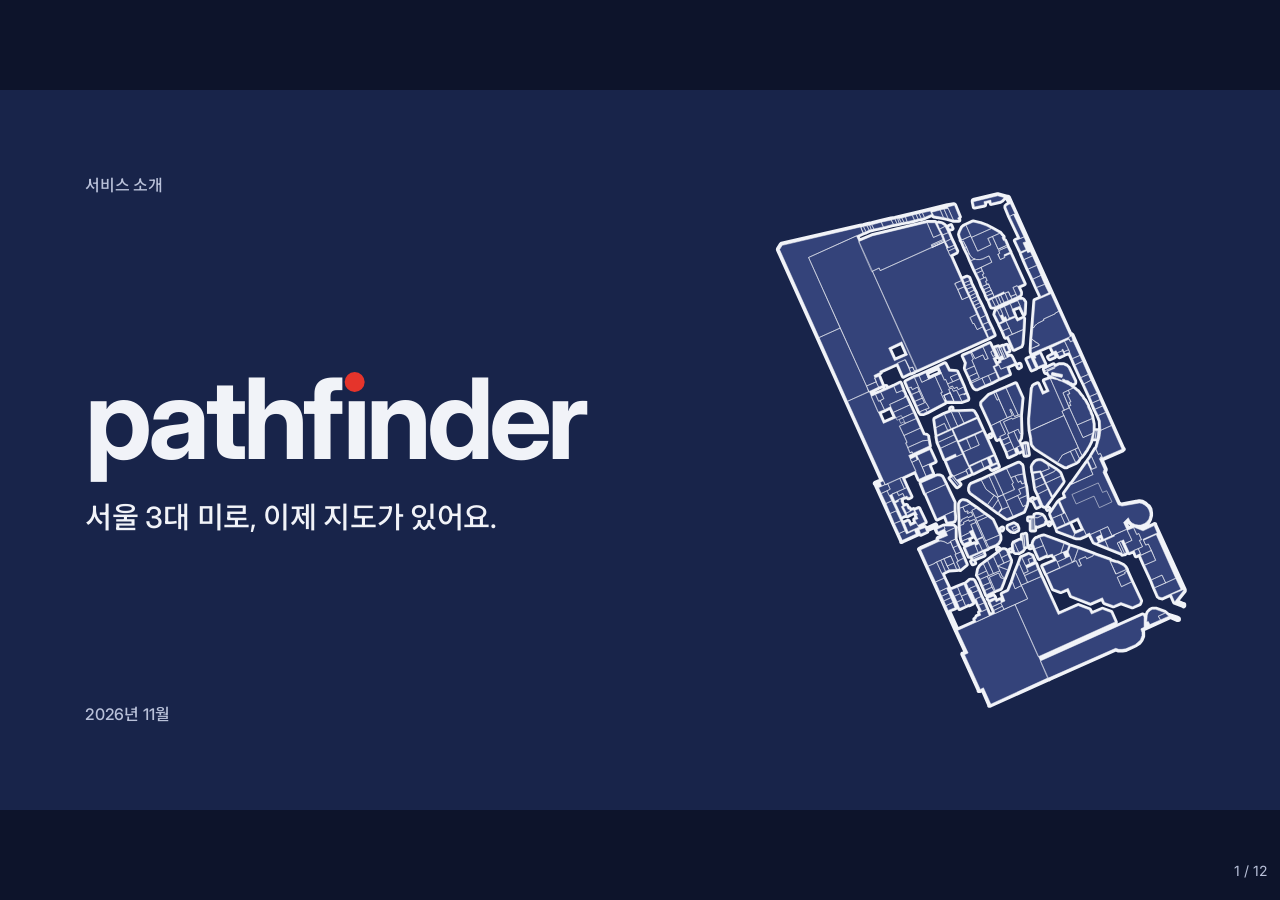
<file: deck.html>
<!doctype html>
<html lang="ko">
<head>
<meta charset="utf-8">
<meta name="viewport" content="width=device-width, initial-scale=1">
<title>pathfinder 피치덱</title>
<!-- claude.ai 슬라이드에서 2026-11-17에 옮긴 피치덱. 원본을 고치면 이 파일도 다시 옮겨야 한다. 장마다 1920x1080 판이고 화면에 맞춰 줄여 보여 준다. -->
<link rel="preconnect" href="https://fonts.googleapis.com">
<link rel="preconnect" href="https://fonts.gstatic.com" crossorigin>
<link rel="stylesheet" href="https://fonts.googleapis.com/css2?family=Inter:wght@400;500;700&display=swap">
<link rel="stylesheet" href="https://fonts.googleapis.com/css2?family=Noto+Sans+KR:wght@400;500;700&display=swap">
<style>
/* 색: 남색 #18244a, 밝은 바탕 #f4f5f7, 흐린 글자 #5b6480, 선 #d5d9e2, 도착점 빨강 #e5342b */
body { font-family: 'Inter', 'Noto Sans KR', Arial, sans-serif; color: #18244a; }
section { padding: 128px 128px 160px; display: flex; flex-direction: column; counter-increment: page; }
.light { background: #f4f5f7; }
.dark { background: #18244a; color: #f1f3f8; }
.cover { padding: 128px; }

h1 { font-size: 96px; font-weight: 700; line-height: 1.15; letter-spacing: -1.5px; }
h2 { font-size: 64px; font-weight: 700; line-height: 1.2; letter-spacing: -1px; }
h3 { font-size: 44px; font-weight: 700; line-height: 1.2; }
p { font-size: 32px; line-height: 1.5; }
.eyebrow { font-size: 24px; font-weight: 500; line-height: 1.3; color: #5b6480; }
.dark .eyebrow { color: #b9c1d9; }
.soft { color: #5b6480; }
.dark .soft { color: #b9c1d9; }
.small { font-size: 24px; line-height: 1.5; }
.spacer { flex: 1; }

.head { display: flex; flex-direction: column; gap: 16px; }
.body { padding-top: 64px; display: flex; flex-direction: column; }

/* 아래 띠: 로고 이름과 쪽 번호 */
.foot { position: absolute; left: 128px; bottom: 64px; width: 1664px; height: 32px; display: flex; justify-content: space-between; align-items: center; }
.foot-l { font-size: 24px; font-weight: 700; line-height: 1.3; color: #5b6480; }
.pg { font-size: 24px; line-height: 1.3; color: #5b6480; }
.pg::after { content: counter(page); }
.dark .foot-l { color: #b9c1d9; }
.dark .pg { color: #b9c1d9; }

/* 워드마크: i의 점만 빨간 도착점 */
.wm { display: flex; align-items: flex-end; }
.wm-t { font-size: 168px; font-weight: 700; line-height: 1; letter-spacing: -6.7px; }
.wm-i { display: flex; flex-direction: column; align-items: center; margin-left: 4px; }
.wm-dot { width: 30px; height: 30px; border-radius: 15px; background: #e5342b; margin-bottom: -44px; }
.lockup { display: flex; flex-direction: column; gap: 36px; }
.tag { font-size: 44px; font-weight: 500; line-height: 1.3; }
.cover-map { position: absolute; right: 128px; top: 128px; width: 640px; height: 824px; object-fit: contain; }

/* 세 칸 */
.grid3 { display: grid; grid-template-columns: 1fr 1fr 1fr; gap: 32px; }
.card { background: #fbfbfc; border: 2px solid #d5d9e2; border-radius: 24px; padding: 44px 40px; display: flex; flex-direction: column; justify-content: space-between; gap: 20px; min-height: 470px; box-sizing: border-box; }
.card-t { display: flex; flex-direction: column; gap: 20px; }
.num { font-size: 24px; font-weight: 700; line-height: 1.3; color: #5b6480; }

/* 장소 칸: 남색 판에 미니 약도 */
.place { display: flex; flex-direction: column; gap: 8px; }
.plate { background: #18244a; border-radius: 24px; padding: 28px; display: flex; justify-content: center; margin-bottom: 16px; }
.plate-img { width: 477px; height: 340px; object-fit: contain; }

/* 제품: 폰 화면과 순서 */
.phone { position: absolute; right: 128px; top: 128px; width: 442px; height: 760px; box-sizing: border-box; border: 6px solid #18244a; border-radius: 44px; overflow: hidden; background: #f1f2f4; }
.phone-img { width: 430px; height: 748px; object-fit: cover; }
.narrow { width: 1080px; }
.steps { display: flex; flex-direction: column; gap: 40px; }
.step { display: flex; gap: 32px; align-items: flex-start; }
.step-n { width: 64px; height: 64px; border-radius: 32px; background: #18244a; display: flex; align-items: center; justify-content: center; flex-shrink: 0; }
.step-nt { font-size: 32px; font-weight: 700; line-height: 1; color: #f1f3f8; }
.step-t { display: flex; flex-direction: column; gap: 8px; }

/* 숫자 */
.stat { display: flex; flex-direction: column; gap: 4px; border-top: 4px solid #18244a; padding-top: 20px; }
.stat-n { font-size: 96px; font-weight: 700; line-height: 1.1; letter-spacing: -2px; }
.tbl { width: 1664px; font-size: 32px; color: #18244a; margin-top: 40px; }
.note { font-size: 24px; line-height: 1.3; color: #5b6480; margin-top: 24px; }

/* 만드는 방식: 흐름 */
.flow { display: flex; align-items: center; gap: 16px; }
.box { width: 356px; box-sizing: border-box; align-self: stretch; background: #fbfbfc; border: 2px solid #d5d9e2; border-radius: 24px; padding: 32px 28px; display: flex; flex-direction: column; gap: 12px; }
.box-on { background: #18244a; border: 2px solid #18244a; }
.box-on .box-h { color: #f1f3f8; }
.box-on .box-p { color: #b9c1d9; }
.box-on .num { color: #b9c1d9; }
.box-p { font-size: 24px; line-height: 1.5; color: #5b6480; }
.arrow { width: 48px; height: 24px; background: #5b6480; flex-shrink: 0; }
.facts { padding-top: 56px; }
.fact { display: flex; flex-direction: column; gap: 8px; }

/* 다음 단계 */
.col { border-top: 4px solid #d5d9e2; padding-top: 28px; display: flex; flex-direction: column; gap: 20px; }
.col-now { border-top: 4px solid #18244a; }
.pill { font-size: 24px; font-weight: 700; line-height: 1.3; background: #e2e6ee; color: #18244a; padding: 6px 18px; border-radius: 20px; align-self: flex-start; }
.pill-now { background: #18244a; color: #f1f3f8; }
.items { display: flex; flex-direction: column; gap: 12px; }

/* 여기부터는 넘겨 보는 화면을 위한 것 */
html, body { height: 100%; margin: 0; overflow: hidden; background: #0d142b; counter-reset: page; }
#stage { position: absolute; left: 50%; top: 50%; width: 1920px; height: 1080px; }
section { position: absolute; inset: 0; box-sizing: border-box; overflow: hidden; visibility: hidden; } /* display:none으로 숨기면 쪽 번호가 안 세어진다 */
section.on { visibility: visible; }
section :where(h1, h2, h3, p, table) { margin: 0; }
x-shape { display: block; }
x-shape[kind="arrow-right"] { clip-path: polygon(0 30%, 60% 30%, 60% 0, 100% 50%, 60% 100%, 60% 70%, 0 70%); }
.tbl { border-collapse: collapse; }
.tbl th, .tbl td { text-align: left; padding: 14px 0; border-bottom: 2px solid #d5d9e2; }
.phone-img { object-position: top; }
#count { position: fixed; right: 12px; bottom: 8px; font: 14px/1 Inter, sans-serif; color: #b9c1d9; }
</style>
</head>
<body>
<div id="stage">
<section id="cover" class="dark cover" data-transition="fade">
<img class="cover-map" src="coex/thumb.svg" alt="코엑스 지하 1층 실내 약도">
<p class="eyebrow">서비스 소개</p>
<div class="spacer"></div>
<div class="lockup">
<div class="wm">
<p class="wm-t">pathf</p>
<div class="wm-i"><div class="wm-dot"></div><p class="wm-t">ı</p></div>
<p class="wm-t">nder</p>
</div>
<p class="tag">서울 3대 미로, 이제 지도가 있어요.</p>
</div>
<div class="spacer"></div>
<p class="eyebrow">2026년 11월</p>
</section>
<section id="problem" class="light" data-transition="fade">
<div class="head">
<p class="eyebrow">문제</p>
<h2>갈 때마다 길을 잃는 곳이 있습니다</h2>
</div>
<div class="body">
<div class="grid3">
<div class="place">
<div class="plate"><img class="plate-img" src="coex/thumb.svg" alt="코엑스 실내 약도"></div>
<h3>코엑스</h3>
<p>6개 층 · 매장 324곳</p>
<p class="small soft">스타필드 코엑스몰과 전시장</p>
</div>
<div class="place">
<div class="plate"><img class="plate-img" src="jamsil/thumb.svg" alt="잠실역 실내 약도"></div>
<h3>잠실역</h3>
<p>15개 층 · 가게 1,401곳</p>
<p class="small soft">롯데백화점, 롯데월드몰, 캐슬플라자</p>
</div>
<div class="place">
<div class="plate"><img class="plate-img" src="gosok/thumb.svg" alt="고속터미널 실내 약도"></div>
<h3>고속터미널</h3>
<p>13개 층 · 지하상가 칸 609개</p>
<p class="small soft">지하상가, 신세계백화점, 고속버스터미널</p>
</div>
</div>
</div>
<div class="foot"><p class="foot-l">pathfinder</p><div class="pg"></div></div>
</section>
<section id="why" class="light" data-transition="fade">
<div class="head">
<p class="eyebrow">원인</p>
<h2>안내는 있지만 흩어져 있습니다</h2>
</div>
<div class="body">
<div class="grid3">
<div class="card">
<p class="num">01</p>
<div class="card-t">
<h3>건물마다 다른 안내도</h3>
<p class="soft">고속터미널 한 곳만 해도 운영하는 곳이 넷이라, 안내도도 네 군데에 따로 있습니다.</p>
</div>
</div>
<div class="card">
<p class="num">02</p>
<div class="card-t">
<h3>지하에서 약한 GPS</h3>
<p class="soft">실내와 지하에서는 위치가 잘 안 잡히고 수십 m씩 틀립니다.</p>
</div>
</div>
<div class="card">
<p class="num">03</p>
<div class="card-t">
<h3>따로 찾는 팝업 정보</h3>
<p class="soft">지금 열리는 행사와 팝업은 지도와 다른 곳에서 다시 찾아야 합니다.</p>
</div>
</div>
</div>
</div>
<div class="foot"><p class="foot-l">pathfinder</p><div class="pg"></div></div>
</section>
<section id="solution" class="dark" data-transition="fade">
<p class="eyebrow">해결</p>
<div class="spacer"></div>
<div class="lockup">
<h1>층, 가게, 길을<br>약도 한 장에 모았습니다</h1>
<p class="soft">pathfinder는 복잡한 실내 공간의 지도와 그 안에서 열리는 팝업을 한곳에서 보여 주는 서비스입니다.</p>
</div>
<div class="foot"><p class="foot-l">pathfinder</p><div class="pg"></div></div>
</section>
<section id="product" class="light" data-transition="fade">
<div class="phone"><img class="phone-img" src="docs/screens/coex.jpg" alt="pathfinder 코엑스 화면: 지하 1층 약도와 가게 이름"></div>
<div class="head narrow">
<p class="eyebrow">제품</p>
<h2>화면의 주인공은 약도입니다</h2>
</div>
<div class="body narrow">
<div class="steps">
<div class="step">
<div class="step-n"><p class="step-nt">1</p></div>
<div class="step-t"><h3>찾기</h3><p class="soft">돋보기를 눌러 가게 이름, 시설, 칸 번호를 칩니다.</p></div>
</div>
<div class="step">
<div class="step-n"><p class="step-nt">2</p></div>
<div class="step-t"><h3>층 이동</h3><p class="soft">고르면 그 층으로 바뀌고 자리가 빨갛게 표시됩니다.</p></div>
</div>
<div class="step">
<div class="step-n"><p class="step-nt">3</p></div>
<div class="step-t"><h3>길 안내</h3><p class="soft">출발지를 고르면 통로를 따라 파란 길과 거리가 나옵니다.</p></div>
</div>
</div>
</div>
<div class="foot"><p class="foot-l">pathfinder</p><div class="pg"></div></div>
</section>
<section id="status" class="light" data-transition="fade">
<div class="head">
<p class="eyebrow">현황</p>
<h2>세 곳이 모두 열려 있습니다</h2>
</div>
<div class="body">
<div class="grid3">
<div class="stat"><p class="stat-n">3</p><p class="soft">장소</p></div>
<div class="stat"><p class="stat-n">34</p><p class="soft">층</p></div>
<div class="stat"><p class="stat-n">2,796</p><p class="soft">가게 이름</p></div>
</div>
<table class="tbl">
<tr><th style="width:18%">장소</th><th style="width:14%">층</th><th style="width:34%">가게</th><th>길 안내</th></tr>
<tr><td>코엑스</td><td>6개</td><td>324곳</td><td>통로를 따라</td></tr>
<tr><td>잠실역</td><td>15개</td><td>1,401곳</td><td>직선</td></tr>
<tr><td>고속터미널</td><td>13개</td><td>1,071곳, 지하상가 칸 609개</td><td>지하상가는 통로, 그 밖은 직선</td></tr>
</table>
<p class="note">2026년 11월 17일 기준. 운영사 공식 층별 안내와 공공데이터에서 받은 자료입니다.</p>
</div>
<div class="foot"><p class="foot-l">pathfinder</p><div class="pg"></div></div>
</section>
<section id="how" class="light" data-transition="fade">
<div class="head">
<p class="eyebrow">만드는 방식</p>
<h2>장소 하나는 폴더 하나입니다</h2>
</div>
<div class="body">
<div class="flow">
<div class="box">
<p class="num">01</p>
<h3 class="box-h">공개 자료</h3>
<p class="box-p">운영사 공식 층별 안내, 공공데이터, 오픈스트리트맵</p>
</div>
<x-shape kind="arrow-right" class="arrow"></x-shape>
<div class="box">
<p class="num">02</p>
<h3 class="box-h">스크립트</h3>
<p class="box-p">파이썬 스크립트 6개가 자료를 약도 데이터로 바꿉니다</p>
</div>
<x-shape kind="arrow-right" class="arrow"></x-shape>
<div class="box">
<p class="num">03</p>
<h3 class="box-h">장소 폴더</h3>
<p class="box-p">약도, 층, 가게 목록이 폴더 하나에 담깁니다</p>
</div>
<x-shape kind="arrow-right" class="arrow"></x-shape>
<div class="box box-on">
<p class="num">04</p>
<h3 class="box-h">같은 화면</h3>
<p class="box-p">모든 장소가 화면 코드 하나를 같이 씁니다</p>
</div>
</div>
<div class="grid3 facts">
<div class="fact"><h3>서버 없음</h3><p class="soft">정적 파일만으로 돌아갑니다.</p></div>
<div class="fact"><h3>화면 코드 하나</h3><p class="soft">장소 이름이 코드에 들어 있지 않습니다.</p></div>
<div class="fact"><h3>여섯 단계</h3><p class="soft">새 장소를 여는 순서가 정리돼 있습니다.</p></div>
</div>
</div>
<div class="foot"><p class="foot-l">pathfinder</p><div class="pg"></div></div>
</section>
<section id="roadmap" class="light" data-transition="fade">
<div class="head">
<p class="eyebrow">다음 단계</p>
<h2>미로에서 백화점과 쇼핑몰로 넓힙니다</h2>
</div>
<div class="body">
<div class="grid3">
<div class="col col-now">
<p class="pill pill-now">지금</p>
<h3>서울 3대 미로</h3>
<div class="items">
<p class="soft">코엑스, 잠실역, 고속터미널</p>
<p class="soft">가게 찾기와 길 안내</p>
<p class="soft">코엑스 전시장 행사 목록</p>
</div>
</div>
<div class="col">
<p class="pill">다음</p>
<h3>백화점과 복합쇼핑몰</h3>
<div class="items">
<p class="soft">같은 방식으로 장소 추가</p>
<p class="soft">몰 안 팝업 정보</p>
</div>
</div>
<div class="col">
<p class="pill">그다음</p>
<h3>더 꼼꼼한 길 안내</h3>
<div class="items">
<p class="soft">층을 오가는 길 안내</p>
<p class="soft">전시장 안 홀 위치</p>
<p class="soft">잠실의 통로를 따라가는 길</p>
</div>
</div>
</div>
</div>
<div class="foot"><p class="foot-l">pathfinder</p><div class="pg"></div></div>
</section>
<section id="revenue" class="light" data-transition="fade">
<div class="head">
<p class="eyebrow">수익 모델 · 가설</p>
<h2>수익은 세 군데에서 나올 수 있습니다</h2>
</div>
<div class="body">
<div class="grid3">
<div class="card">
<p class="num">01</p>
<div class="card-t">
<h3>팝업·행사 노출</h3>
<p class="soft">팝업 주최사가 약도 위에 자리와 기간을 올리고 노출 비용을 냅니다.</p>
</div>
</div>
<div class="card">
<p class="num">02</p>
<div class="card-t">
<h3>운영사 제휴</h3>
<p class="soft">몰과 백화점에 약도와 길 안내 화면을 공급하고 이용료를 받습니다.</p>
</div>
</div>
<div class="card">
<p class="num">03</p>
<div class="card-t">
<h3>가게 소식</h3>
<p class="soft">가게가 자기 칸에 소식과 할인을 올리는 구독 상품입니다.</p>
</div>
</div>
</div>
<p class="note">아직 검증하지 않은 가설입니다. 금액과 순서는 정하지 않았습니다.</p>
</div>
<div class="foot"><p class="foot-l">pathfinder</p><div class="pg"></div></div>
</section>
<section id="team" class="light" data-transition="fade">
<div class="head">
<p class="eyebrow">팀</p>
<h2>혼자 만들고 있습니다</h2>
</div>
<div class="body">
<div class="stat">
<p class="stat-n">강유림</p>
<p class="soft">인하대학교 인공지능공학과 · 개인 프로젝트</p>
</div>
<div class="grid3 facts">
<div class="fact"><h3>기획과 디자인</h3><p class="soft">약도가 주인공인 화면을 정하고 다듬습니다.</p></div>
<div class="fact"><h3>개발</h3><p class="soft">화면 코드와 약도를 만드는 스크립트를 짭니다.</p></div>
<div class="fact"><h3>자료</h3><p class="soft">공식 안내와 공공데이터를 모아 약도로 옮깁니다.</p></div>
</div>
</div>
<div class="foot"><p class="foot-l">pathfinder</p><div class="pg"></div></div>
</section>
<section id="needs" class="light" data-transition="fade">
<div class="head">
<p class="eyebrow">필요한 것</p>
<h2>널리 공개하려면 세 가지가 필요합니다</h2>
</div>
<div class="body">
<div class="grid3">
<div class="card">
<p class="num">01</p>
<div class="card-t">
<h3>운영사의 허락</h3>
<p class="soft">가게 칸 모양은 운영사의 도면입니다. 널리 공개하기 전에 허락을 구해야 합니다.</p>
</div>
</div>
<div class="card">
<p class="num">02</p>
<div class="card-t">
<h3>자료 새로 받기</h3>
<p class="soft">가게와 행사 자료는 2026년 11월 17일에 받은 것입니다. 꾸준히 새로 받는 길이 필요합니다.</p>
</div>
</div>
<div class="card">
<p class="num">03</p>
<div class="card-t">
<h3>[요청하는 것]</h3>
<p class="soft">[투자 금액, 제휴, 지원처럼 이 자리에서 요청할 내용을 적어 주세요]</p>
</div>
</div>
</div>
</div>
<div class="foot"><p class="foot-l">pathfinder</p><div class="pg"></div></div>
</section>
<section id="close" class="dark cover">
<p class="eyebrow">고맙습니다</p>
<div class="spacer"></div>
<div class="lockup">
<div class="wm">
<p class="wm-t">pathf</p>
<div class="wm-i"><div class="wm-dot"></div><p class="wm-t">ı</p></div>
<p class="wm-t">nder</p>
</div>
<p class="tag">서울 3대 미로, 이제 지도가 있어요.</p>
</div>
<div class="spacer"></div>
<p class="eyebrow">강유림 · [연락처]</p>
</section>
</div>
<p id="count" aria-live="polite"></p>
<script>
// 넘기기: 좌우 화살표 키, 화면 왼쪽·오른쪽 누르기, 손가락으로 밀기. 주소 끝의 #3은 3번째 장.
const slides = [...document.querySelectorAll('section')], stage = document.getElementById('stage'), count = document.getElementById('count');
let now = 0, touchX = null;
const show = n => {
  now = Math.max(0, Math.min(slides.length - 1, n));
  slides.forEach((s, i) => s.classList.toggle('on', i === now));
  count.textContent = `${now + 1} / ${slides.length}`;
  history.replaceState(null, '', '#' + (now + 1));
};
const fit = () => { stage.style.transform = `translate(-50%, -50%) scale(${Math.min(innerWidth / 1920, innerHeight / 1080)})`; };
addEventListener('resize', fit);
addEventListener('keydown', e => {
  if (['ArrowRight', 'PageDown', ' '].includes(e.key)) show(now + 1);
  if (['ArrowLeft', 'PageUp'].includes(e.key)) show(now - 1);
});
addEventListener('click', e => show(now + (e.clientX > innerWidth / 2 ? 1 : -1)));
addEventListener('touchstart', e => { touchX = e.touches[0].clientX; });
addEventListener('touchend', e => {
  const dx = e.changedTouches[0].clientX - touchX;
  if (Math.abs(dx) > 40) { e.preventDefault(); show(now + (dx < 0 ? 1 : -1)); } // 밀었으면 이어서 오는 누르기는 막는다
}, { passive: false });
count.hidden = location.search === '?still'; // 장마다 그림으로 뽑을 때는 쪽 표시를 숨긴다
fit();
show((parseInt(location.hash.slice(1)) || 1) - 1);
</script>
</body>
</html>
</file>
